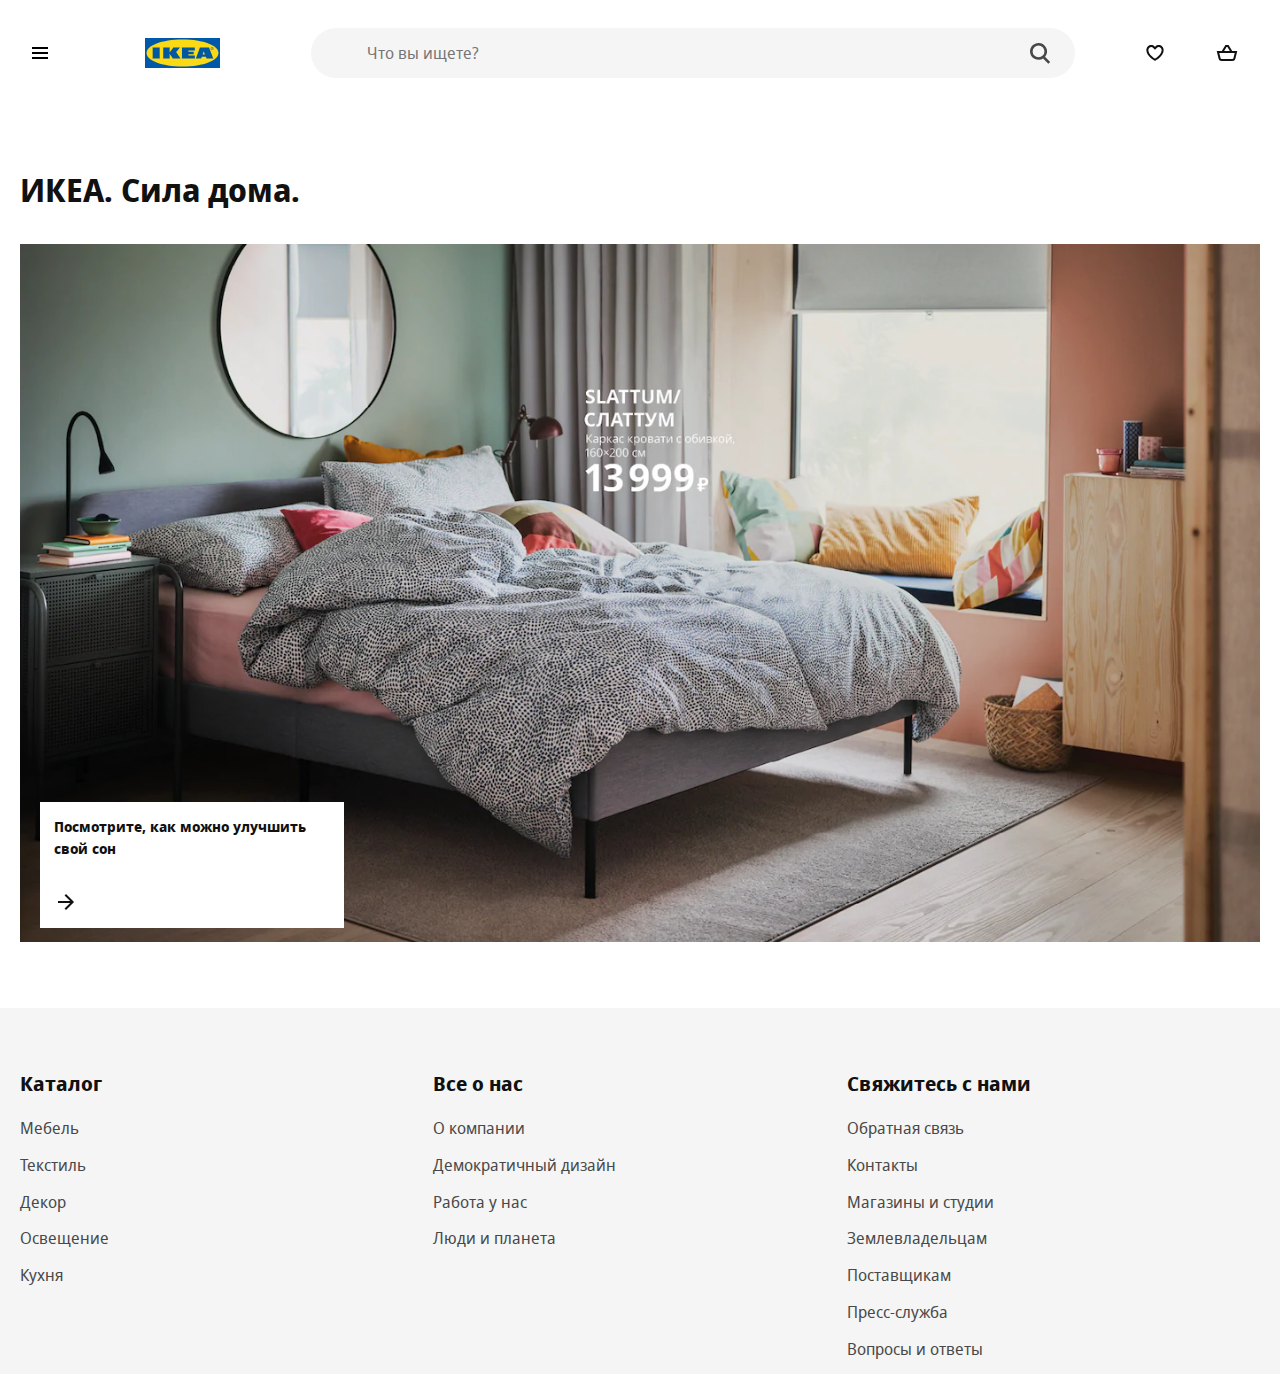
<file: index.html>
<!DOCTYPE html>
<html lang="en">
<head>
    <meta charset="UTF-8">
    <meta name="viewport"
          content="width=device-width, user-scalable=no, initial-scale=1.0, maximum-scale=1.0, minimum-scale=1.0">
    <meta http-equiv="X-UA-Compatible" content="ie=edge">
    <link rel="apple-touch-icon" sizes="180x180" href="favicon/apple-touch-icon.png">
    <link rel="icon" type="image/png" sizes="32x32" href="favicon/favicon-32x32.png">
    <link rel="icon" type="image/png" sizes="16x16" href="favicon/favicon-16x16.png">
    <link rel="mask-icon" href="favicon/safari-pinned-tab.svg" color="#0058ab">
    <meta name="msapplication-TileColor" content="#0058ab">
    <meta name="theme-color" content="#0058ab">
    <title>ИКЕА - официальный интернет-магазин мебели - IKEA</title>
    <link rel="stylesheet" href="styles/styles.css">    
    <script src="./js/index.js" defer type="module"></script>
</head>
<body>
<!-- <header>
    <div class="container">
        <div class="header">
            <button class="btn btn-burger" aria-label="открыть меню">
                <svg focusable="false" class="svg-icon" width="24" height="24" viewBox="0 0 24 24" fill="none"
                     xmlns="http://www.w3.org/2000/svg">
                    <path fill-rule="evenodd" clip-rule="evenodd"
                          d="M20 8H4V6H20V8ZM20 13H4V11H20V13ZM20 18H4V16H20V18Z"></path>
                </svg>
            </button>
            <a href="index.html" class="logo">
                <img src="image/ikea-logo.svg" alt="Логотип">
            </a>
            <form class="search" method="get" action="goods.html">
                <input type="search" name="s" maxlength="150" class="search-input" spellcheck="false"
                       aria-label="Искать товары, новинки и вдохновение"
                       aria-placeholder="Искать товары, новинки и вдохновение" placeholder="Что вы ищете?"
                       autocapitalize="off" autocomplete="off" autocorrect="off">
                <button type="submit" class="btn search-btn" aria-label="найти"></button>
            </form>
            <a href="goods.html?cat=wishlist" class="btn btn-wishlist">
                <svg focusable="false" class="svg-icon" width="24" height="24" viewBox="0 0 24 24" fill="none"
                     xmlns="http://www.w3.org/2000/svg">
                    <path fill-rule="evenodd" clip-rule="evenodd"
                          d="M12.336 5.52055C14.2336 3.62376 17.3096 3.62401 19.2069 5.52129C20.2067 6.52115 20.6796 7.85005 20.6259 9.15761C20.6151 12.2138 18.4184 14.8654 16.4892 16.6366C15.4926 17.5517 14.5004 18.2923 13.7593 18.8036C13.3879 19.0598 13.0771 19.2601 12.8574 19.3973C12.7475 19.466 12.6601 19.519 12.5992 19.5555C12.5687 19.5737 12.5448 19.5879 12.5279 19.5978L12.5079 19.6094L12.502 19.6129L12.5001 19.614C12.5001 19.614 12.4989 19.6147 11.9999 18.748C11.501 19.6147 11.5005 19.6144 11.5005 19.6144L11.4979 19.6129L11.4919 19.6094L11.472 19.5978C11.4551 19.5879 11.4312 19.5737 11.4007 19.5555C11.3397 19.519 11.2524 19.466 11.1425 19.3973C10.9227 19.2601 10.612 19.0598 10.2405 18.8036C9.49947 18.2923 8.50726 17.5517 7.51063 16.6366C5.58146 14.8654 3.38477 12.2139 3.37399 9.15765C3.32024 7.85008 3.79314 6.52117 4.79301 5.52129C6.69054 3.62376 9.76704 3.62376 11.6646 5.52129L11.9993 5.856L12.3353 5.52129L12.336 5.52055ZM11.9999 18.748L11.5005 19.6144L11.9999 19.9019L12.4989 19.6147L11.9999 18.748ZM11.9999 17.573C12.1727 17.462 12.384 17.3226 12.6236 17.1573C13.3125 16.6821 14.2267 15.9988 15.1366 15.1634C17.0157 13.4381 18.6259 11.2919 18.6259 9.13506V9.11213L18.627 9.08922C18.6626 8.31221 18.3844 7.52727 17.7926 6.9355C16.6762 5.81903 14.866 5.81902 13.7495 6.9355L13.7481 6.93689L11.9965 8.68166L10.2504 6.9355C9.13387 5.81903 7.3237 5.81903 6.20722 6.9355C5.61546 7.52727 5.33724 8.31221 5.3729 9.08922L5.37395 9.11213V9.13507C5.37395 11.2919 6.98418 13.4381 8.86325 15.1634C9.77312 15.9988 10.6874 16.6821 11.3762 17.1573C11.6159 17.3226 11.8271 17.462 11.9999 17.573Z"></path>
                </svg>
            </a>
            <a href="cart.html" class="btn btn-cart">
                <svg focusable="false" class="svg-icon svg-cart" width="24" height="24" viewBox="0 0 24 24" fill="none"
                     xmlns="http://www.w3.org/2000/svg" style="display: block;">
                    <path fill-rule="evenodd" clip-rule="evenodd"
                          d="M10.9994 4H10.4373L10.1451 4.48017L6.78803 9.99716H3.00001H1.71924L2.02987 11.2397L3.65114 17.7248C3.98501 19.0603 5.18497 19.9972 6.56157 19.9972L17.4385 19.9972C18.8151 19.9972 20.015 19.0603 20.3489 17.7248L21.9702 11.2397L22.2808 9.99716H21H17.2113L13.8539 4.48014L13.5618 4H12.9997H12.0004H10.9994ZM14.8701 9.99716L12.4376 6H12.0004H11.5615L9.12921 9.99716H14.8701ZM5.59142 17.2397L4.28079 11.9972H19.7192L18.4086 17.2397C18.2973 17.6849 17.8973 17.9972 17.4385 17.9972L6.56157 17.9972C6.1027 17.9972 5.70272 17.6849 5.59142 17.2397Z"></path>
                </svg>
            </a>
        </div>
    </div>
</header> -->
<main>
    <div class="container">
        <h1 class="main-header">ИКЕА. Сила дома.</h1>
        <aside class="offer">
            <a href="card.html#idd059">
                <picture>
                    <source srcset="image/b47e07ee97fd5f9bf030d258d462a945.webp" type="image/webp">
                    <img src="image/b47e07ee97fd5f9bf030d258d462a945.jpg" alt="СЛАТТУМ">
                </picture>

            </a>
            <a class="offer-extra" href="goods.html?subcat=Кровати">
                <p>Посмотрите, как можно улучшить свой сон</p>
                <svg focusable="false" viewBox="0 0 24 24" class="offer-arrow" aria-hidden="true">
                    <path fill-rule="evenodd" clip-rule="evenodd"
                          d="M19.2937 12.7074L20.0008 12.0003L19.2938 11.2932L12.0008 3.99927L10.5865 5.41339L16.1727 11.0003H4V13.0003H16.1723L10.5855 18.5868L11.9996 20.0011L19.2937 12.7074Z"></path>
                </svg>
            </a>
        </aside>
    </div>
</main>
<!-- <footer>
    <div class="container">
        <div class="footer">
            <div class="footer-catalog">
                <h2 class="footer-header">Каталог</h2>
                <ul>
                    <li class="footer-list"><a href="goods.html?cat=Мебель">Мебель</a></li>
                    <li class="footer-list"><a href="goods.html?cat=Кухня">Кухня</a></li>
                    <li class="footer-list"><a href="goods.html?cat=Текстиль">Текстиль</a></li>
                    <li class="footer-list"><a href="goods.html?cat=Освещение">Освещение</a></li>
                    <li class="footer-list"><a href="goods.html?cat=Декор">Декор</a></li>
                </ul>
            </div>
            <div class="footer-about">
                <h2 class="footer-header">Все о нас</h2>
                <ul>
                    <li class="footer-list"><a href="#">О компании</a></li>
                    <li class="footer-list"><a href="#">Демократичный дизайн</a></li>
                    <li class="footer-list"><a href="#">Работа у нас</a></li>
                    <li class="footer-list"><a href="#">Люди и планета</a></li>
                </ul>
            </div>
            <div class="footer-connection">
                <h2 class="footer-header">Свяжитесь с нами</h2>
                <ul>
                    <li class="footer-list"><a href="#">Обратная связь</a></li>
                    <li class="footer-list"><a href="#">Контакты</a></li>
                    <li class="footer-list"><a href="#">Магазины и студии</a></li>
                    <li class="footer-list"><a href="#">Землевладельцам</a></li>
                    <li class="footer-list"><a href="#">Поставщикам</a></li>
                    <li class="footer-list"><a href="#">Пресс-служба</a></li>
                    <li class="footer-list"><a href="#">Вопросы и ответы</a></li>
                </ul>
            </div>
        </div>
    </div>

</footer> -->

<!-- <div class="catalog">
    <button type="button" class="btn btn-close catalog-btn" id="hnf-menu-close-btn" aria-expanded="true"
            title="Закрыть меню" aria-label="Закрыть меню">
        <svg focusable="false" class="svg-icon" width="24" height="24" viewBox="0 0 24 24" fill="none"
             xmlns="http://www.w3.org/2000/svg">
            <path fill-rule="evenodd" clip-rule="evenodd"
                  d="M12.0002 13.4144L16.9499 18.3642L18.3642 16.9499L13.4144 12.0002L18.3642 7.05044L16.95 5.63623L12.0002 10.586L7.05044 5.63623L5.63623 7.05044L10.586 12.0002L5.63624 16.9499L7.05046 18.3642L12.0002 13.4144Z"></path>
        </svg>
    </button>
    <h2>Каталог</h2>
    <ul class="catalog-list">
        <li class="catalog-list__item active"><a href="goods.html?cat=Мебель">Мебель</a></li>
        <li class="catalog-list__item"><a href="goods.html?cat=Кухня">Кухня</a></li>
        <li class="catalog-list__item"><a href="goods.html?cat=Текстиль">Текстиль</a></li>
        <li class="catalog-list__item"><a href="goods.html?cat=Освещение">Освещение</a></li>
        <li class="catalog-list__item"><a href="goods.html?cat=Декор">Декор</a></li>
    </ul>


</div> -->

<!-- <div class="subcatalog">
    <button type="button" class="btn btn-return catalog-btn" aria-expanded="true" title="Закрыть меню"
            aria-label="Закрыть меню">
        <svg focusable="false" class="svg-icon  hnf-svg-icon" width="24" height="24" viewBox="0 0 24 24" fill="none"
             xmlns="http://www.w3.org/2000/svg">
            <path fill-rule="evenodd" clip-rule="evenodd"
                  d="M4.70613 11.2927L3.99902 11.9997L4.70606 12.7069L11.999 20.0008L13.4133 18.5867L7.82744 13.0001H19.9999V11.0001H7.82729L13.4144 5.41328L12.0002 3.99902L4.70613 11.2927Z"></path>
        </svg>
    </button>
    <h3 class="subcatalog-header"><a href="goods.html?cat=Мебель"></a></h3>
    <ul class="subcatalog-list">
        <li class="subcatalog-list__item"><a href="goods.html?subcat=Диваны">Диваны</a></li>
        <li class="subcatalog-list__item"><a href="goods.html?subcat=Кресла">Кресла</a></li>
        <li class="subcatalog-list__item"><a href="goods.html?subcat=Книжные шкафы">Книжные шкафы</a></li>
        <li class="subcatalog-list__item"><a href="goods.html?subcat=Стеллажи">Стеллажи</a></li>
        <li class="subcatalog-list__item"><a href="goods.html?subcat=Шкаф для ТВ">Шкаф для ТВ</a></li>
        <li class="subcatalog-list__item"><a href="goods.html?subcat=Кровати">Кровати</a></li>
        <li class="subcatalog-list__item"><a href="goods.html?subcat=Комоды">Комоды</a></li>
        <li class="subcatalog-list__item"><a href="goods.html?subcat=Столы">Столы</a></li>
        <li class="subcatalog-list__item"><a href="goods.html?subcat=Письменные столы">Письменные столы</a></li>
        <li class="subcatalog-list__item">
            <a href="goods.html?subcat=Стулья для письменного стола">Стулья для письменного стола</a></li>
    </ul>
</div> -->

</body>
</html>
</file>
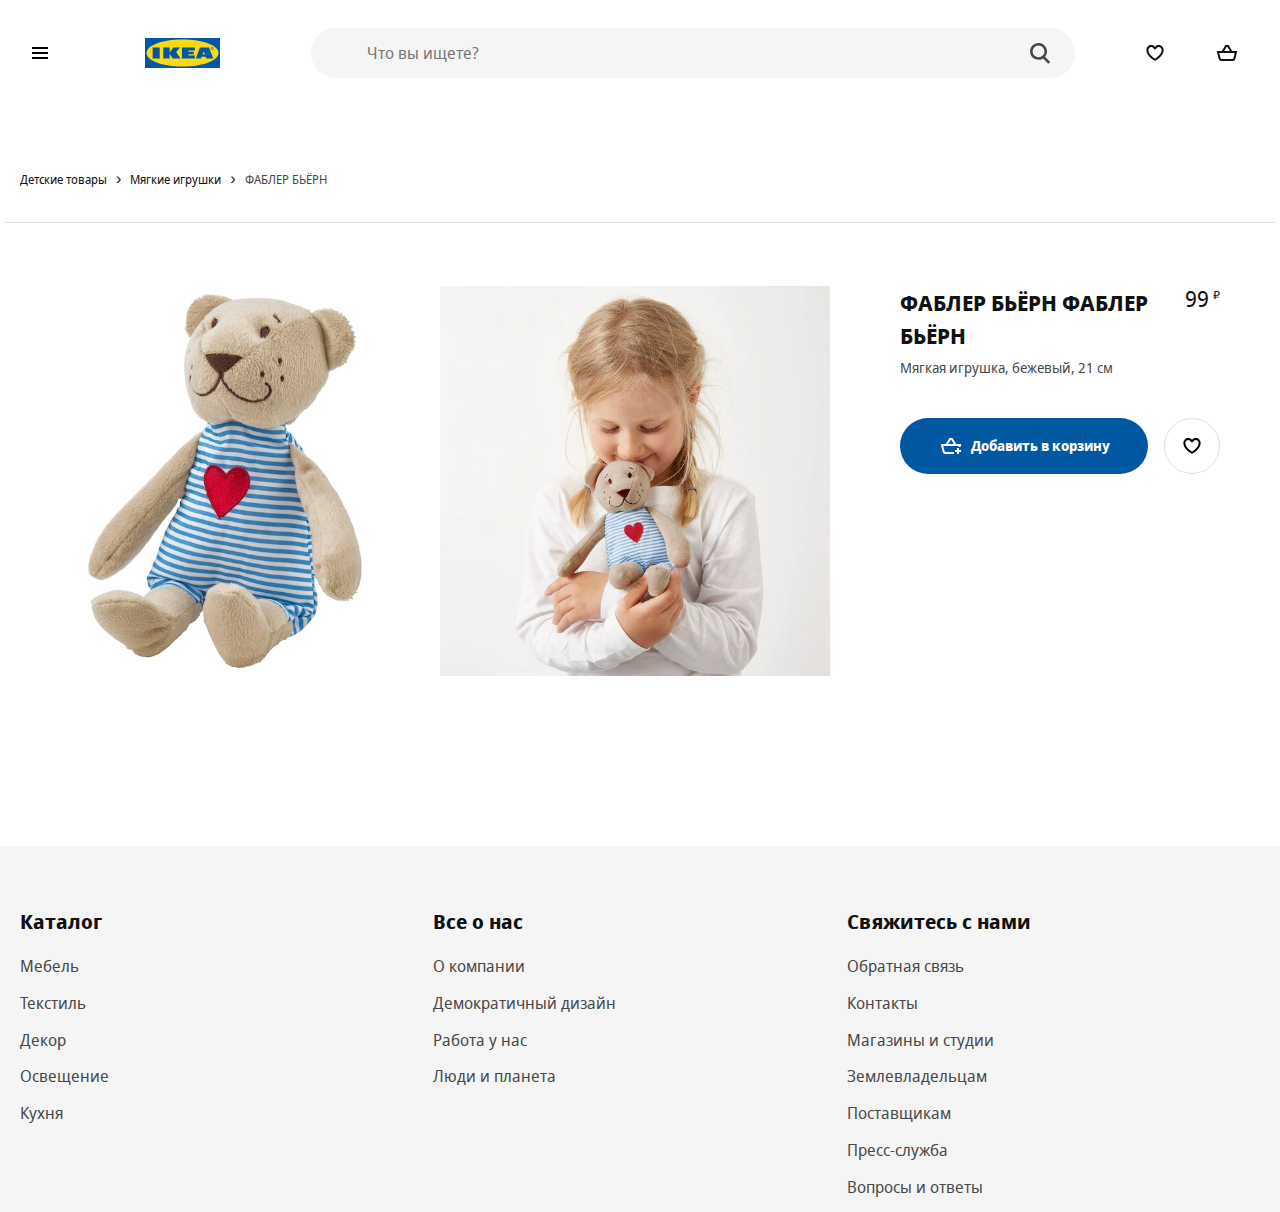
<file: card.html>
<!DOCTYPE html>
<html lang="en">
<head>
	<meta charset="UTF-8">
	<meta name="viewport" content="width=device-width, user-scalable=no, initial-scale=1.0, maximum-scale=1.0, minimum-scale=1.0">
	<meta http-equiv="X-UA-Compatible" content="ie=edge">
	<link rel="apple-touch-icon" sizes="180x180" href="favicon/apple-touch-icon.png">
	<link rel="icon" type="image/png" sizes="32x32" href="favicon/favicon-32x32.png">
	<link rel="icon" type="image/png" sizes="16x16" href="favicon/favicon-16x16.png">
	<link rel="mask-icon" href="favicon/safari-pinned-tab.svg" color="#0058ab">
	<meta name="msapplication-TileColor" content="#0058ab">
	<meta name="theme-color" content="#0058ab">
	<title>Детские игрушки - IKEA</title>
	<link rel="stylesheet" href="styles/styles.css">
	<script src="./js/index.js" defer type="module"></script>
</head>
<body>
<main>
	<div class="container">
		<div class="breadcrumb">
			<nav role="navigation" aria-label="Breadcrumb" class="breadcrumb__nav">
				<ul class="breadcrumb__list">

					<li class="breadcrumb__list-item">
						<a href="goods.html?cat=Детские товары" class="breadcrumb__link"><span>Детские товары</span></a>
					</li>

					<li class="breadcrumb__list-item">
						<a href="goods.html?cat=Мягкие игрушки" class="breadcrumb__link"><span>Мягкие игрушки</span></a>
					</li>

					<li class="breadcrumb__list-item">
						<a href="#" class="breadcrumb__link"><span>ФАБЛЕР БЬЁРН</span></a>
					</li>

				</ul>
			</nav>
		</div>

		<div class="good wrapper">
			<div class="good-images">
				<div class="good-image__item">
					<img src="image/fabler-byorn-myagkaya-igrushka-bezhevyy__0710165_PE727396_S5.jpg" alt="">
				</div>
				<div class="good-image__item">
					<img src="image/fabler-byorn-myagkaya-igrushka-bezhevyy__0876865_PE611124_S5.jpg" alt="">
				</div>
			</div>
			<div class="good-item"> <!-- not-in-stock - нет в наличии-->
				<p class="good-item__new">Новинка</p>

				<div class="good-item__section">
					<div>
						<h2 class="good-item__header">ФАБЛЕР БЬЁРН ФАБЛЕР БЬЁРН</h2>
						<p class="good-item__description">Мягкая игрушка, бежевый, 21 см</p>

					</div>
					<p class="good-item__price">
						<span class="good-item__empty">Нет в наличии</span>
						<span class="good-item__price-value">99</span>
						<span class="good-item__currency">₽</span>
					</p>

				</div>
				<div class="good-item__buttons">
					<button type="button" class="btn btn-good" data-idd="idd001">
						<svg focusable="false" viewBox="0 0 24 24" class="btn-good-svg" aria-hidden="true">
							<path fill-rule="evenodd" clip-rule="evenodd" d="M10.4372 4H10.9993H12.0003H12.9996H13.5616L13.8538 4.48014L17.2112 9.99713H21H22.2806L21.9702 11.2396L21.5303 13H19.4688L19.7194 11.9971H4.28079L5.59143 17.2397C5.70272 17.6848 6.1027 17.9971 6.56157 17.9971H15V19.9971H6.56157C5.18496 19.9971 3.98502 19.0602 3.65114 17.7247L2.02987 11.2397L1.71924 9.99713H3.00002H6.78793L10.145 4.48017L10.4372 4ZM12.4375 6L14.87 9.99713H9.12911L11.5614 6H12.0003H12.4375ZM17.9961 16V14H19.9961V16H21.9961V18H19.9961V20H17.9961V18H15.9961V16H17.9961Z"></path>
						</svg>

						<span class="btn-good__label">Добавить в корзину</span>
					</button>
					<button type="button" class="btn btn-add-wishlist" data-idd="idd001">
						<svg focusable="false" viewBox="0 0 24 24" class="btn-add-wishlist__svg" aria-hidden="true">
							<path fill-rule="evenodd" clip-rule="evenodd" d="M12.336 5.52055C14.2336 3.62376 17.3096 3.62401 19.2069 5.52129C20.2067 6.52115 20.6796 7.85005 20.6259 9.15761C20.6151 12.2138 18.4184 14.8654 16.4892 16.6366C15.4926 17.5517 14.5004 18.2923 13.7593 18.8036C13.3879 19.0598 13.0771 19.2601 12.8574 19.3973C12.7475 19.466 12.6601 19.519 12.5992 19.5555C12.5687 19.5737 12.5448 19.5879 12.5279 19.5978L12.5079 19.6094L12.502 19.6129L12.5001 19.614C12.5001 19.614 12.4989 19.6147 11.9999 18.748C11.501 19.6147 11.5005 19.6144 11.5005 19.6144L11.4979 19.6129L11.4919 19.6094L11.472 19.5978C11.4551 19.5879 11.4312 19.5737 11.4007 19.5555C11.3397 19.519 11.2524 19.466 11.1425 19.3973C10.9227 19.2601 10.612 19.0598 10.2405 18.8036C9.49947 18.2923 8.50726 17.5517 7.51063 16.6366C5.58146 14.8654 3.38477 12.2139 3.37399 9.15765C3.32024 7.85008 3.79314 6.52117 4.79301 5.52129C6.69054 3.62376 9.76704 3.62376 11.6646 5.52129L11.9993 5.856L12.3353 5.52129L12.336 5.52055ZM11.9999 18.748L11.5005 19.6144L11.9999 19.9019L12.4989 19.6147L11.9999 18.748ZM11.9999 17.573C12.1727 17.462 12.384 17.3226 12.6236 17.1573C13.3125 16.6821 14.2267 15.9988 15.1366 15.1634C17.0157 13.4381 18.6259 11.2919 18.6259 9.13506V9.11213L18.627 9.08922C18.6626 8.31221 18.3844 7.52727 17.7926 6.9355C16.6762 5.81903 14.866 5.81902 13.7495 6.9355L13.7481 6.93689L11.9965 8.68166L10.2504 6.9355C9.13387 5.81903 7.3237 5.81903 6.20722 6.9355C5.61546 7.52727 5.33724 8.31221 5.3729 9.08922L5.37395 9.11213V9.13507C5.37395 11.2919 6.98418 13.4381 8.86325 15.1634C9.77312 15.9988 10.6874 16.6821 11.3762 17.1573C11.6159 17.3226 11.8271 17.462 11.9999 17.573Z"></path>
						</svg>
					</button>
				</div>

			</div>
		</div>


	</div>
</main>
</body>
</html>
</file>
<file: styles/styles.css>
/*
* Prefixed by https://autoprefixer.github.io
* PostCSS: v7.0.29,
* Autoprefixer: v9.7.6
* Browsers: last 4 version
*/

@font-face {
	font-family: 'Noto Sans';
	src: local('Noto Sans Display Regular'), local('NotoSansDisplay-Regular'), url('../fonts/Notosansdisplayregular.woff2') format('woff2'), url('../fonts/Notosansdisplayregular.woff') format('woff');
	font-weight: 400;
	font-style: normal;
}

@font-face {
	font-family: 'Noto Sans';
	src: local('Noto Sans Display Italic'), local('NotoSansDisplay-Italic'), url('../fonts/Notosansdisplayitalic.woff2') format('woff2'), url('../fonts/Notosansdisplayitalic.woff') format('woff');
	font-weight: 400;
	font-style: italic;
}

@font-face {
	font-family: 'Noto Sans';
	src: local('Noto Sans Display Bold'), local('NotoSansDisplay-Bold'), url('../fonts/Notosansdisplaybold.woff2') format('woff2'), url('../fonts/Notosansdisplaybold.woff') format('woff');
	font-weight: 700;
	font-style: normal;
}

@font-face {
	font-family: 'Noto Sans';
	src: local('Noto Sans Display Bold Italic'), local('NotoSansDisplay-BoldItalic'), url('../fonts/Notosansdisplaybolditalic.woff2') format('woff2'), url('../fonts/Notosansdisplaybolditalic.woff') format('woff');
	font-weight: 700;
	font-style: italic;
}

html {
	-webkit-box-sizing: border-box;
	box-sizing: border-box;
}

*,
*::before,
*::after {
	-webkit-box-sizing: inherit;
	box-sizing: inherit;
}

body {
	min-width: 320px;
	margin: 0;

	background-color: #fff; /*под проект*/
	font-family: Noto Sans, Arial, sans-serif; /*в "" свой шрифт под проект*/

	font-size: 16px;
	color: #111;
	line-height: 1.5;
	-webkit-font-smoothing: subpixel-antialiased;
}

button, input {
	font: inherit;
}

button {
	cursor: pointer;
}

img {
	max-width: 100%;
	width: 100%;
	height: auto;
}

a {
	text-decoration: none;
	color: inherit;
}

ul {
	list-style: none;
	padding: 0;
	margin: 0;
}

h1, h2, h3, p {
	padding: 0;
	margin: 0;
}

/* container */

.container {
	max-width: 100rem;
	margin: 0 auto;
	padding: 0 1.25rem;
}

.visually-hidden {
	position: absolute !important;
	clip: rect(1px 1px 1px 1px);
	clip: rect(1px, 1px, 1px, 1px);
	padding: 0 !important;
	border: 0 !important;
	height: 1px !important;
	width: 1px !important;
	overflow: hidden;
}

/* при работе с float */

.clearfix::after {
	content: "";
	display: table;
	clear: both;
}

header {
	margin-bottom: 3.75rem;
}

.header {
	display: -ms-grid;
	display: grid;
	grid-gap: 1.25rem;
	-ms-grid-columns: 2fr 1.25rem 2fr 1.25rem 16fr 1.25rem 1fr 1.25rem 1fr;
	grid-template-columns: 2fr 2fr 16fr 1fr 1fr;
	-webkit-box-align: center;
	-ms-flex-align: center;
	align-items: center;
	padding: 1.75rem 0;
}

footer {
	background-color: #f5f5f5;
	margin-top: 3.75rem;
	padding: 3.75rem 0 0 0;
}

.footer {
	display: -ms-grid;
	display: grid;
	-ms-grid-columns: 1fr 1fr 1fr;
	grid-template-columns: 1fr 1fr 1fr;
}

.main-header {
	margin-bottom: 1.875rem
}

.btn {
	background-color: transparent;
	outline: transparent;
	border-radius: 50%;
	width: 40px;
	height: 40px;
	display: -webkit-box;
	display: -ms-flexbox;
	display: flex;
	-webkit-box-align: center;
	-ms-flex-align: center;
	align-items: center;
	-webkit-box-pack: center;
	-ms-flex-pack: center;
	justify-content: center;
	border: 1px solid transparent;
}

.btn:hover {
	background-color: #f5f5f5;
	color: #111;
}

.svg-icon {
	fill: currentColor;
}

.logo {
	text-align: center;
	width: 75px;
	height: 30px;

}

.search {
	position: relative;
	-webkit-box-flex: 1;
	-ms-flex-positive: 1;
	flex-grow: 1;
	height: 50px;
	margin: 0 40px;
}

.search-input {
	-webkit-appearance: none;
	-moz-appearance: none;
	appearance: none;
	background-color: #f5f5f5;
	display: block;
	appearance: none;
	width: 100%;
	height: 100%;
	padding: .5rem 3.5rem;
	margin: 0 auto;
	line-height: 1.5;
	border: 0;
	border-radius: 50em;
	outline: 0;
	-webkit-box-shadow: none;
	box-shadow: none;
	-webkit-transition: background .2s;
	-o-transition: background .2s;
	transition: background .2s;
}

.search-btn {
	position: absolute;
	top: 0.9rem;
	right: 0.9rem;
	background-image: url("data:image/svg+xml;charset=utf-8,%3Csvg width='16' height='17' fill='%23484848' xmlns='http://www.w3.org/2000/svg'%3E%3Cpath fill-rule='evenodd' clip-rule='evenodd' d='M6.5 11a4.5 4.5 0 110-9 4.5 4.5 0 010 9zm4.968-.307a6.5 6.5 0 10-1.514 1.315l3.996 3.996 1.414-1.414-3.896-3.897z'/%3E%3C/svg%3E");
	background-repeat: no-repeat;
	background-size: contain;
	width: 2.5rem;
	height: 1.5rem;
	background-position: center;
}

.offer {
	position: relative;
}

.offer-extra {
	position: absolute;
	padding: .9rem;
	color: #111;
	left: 1.25rem;
	bottom: 1.25rem;
	display: -webkit-box;
	display: -ms-flexbox;
	display: flex;
	background: #fff;
	-webkit-box-orient: vertical;
	-webkit-box-direction: normal;
	-ms-flex-direction: column;
	flex-direction: column;
	-webkit-box-align: start;
	-ms-flex-align: start;
	align-items: flex-start;
	max-width: 19rem;
	min-width: 13rem;
	font-size: .9rem;
	line-height: 1.5;
	font-weight: bold;
	word-break: break-word;
}

.offer-arrow {
	display: inline-block;
	height: 1.5rem;
	width: 1.5rem;
	vertical-align: middle;
	fill: currentColor;
	margin-top: 1.875rem;

}


.footer-header {
	line-height: 2rem;
	font-size: 1.25rem;
	padding: 0 0 1rem 0;

}

.footer-list {
	margin-bottom: .8rem;
}

.footer-list > a {
	color: #484848;
}

.footer-list > a:hover {
	color: #111;
	text-decoration: underline;
}

.catalog {
	position: fixed;
	z-index: 999;
	top: 0;
	left: -100%;
	bottom: 0;
	background-color: #fff;
	overflow-y: auto;
	overflow-x: hidden;
	-webkit-transition: left 0.2s 0s;
	-o-transition: left 0.2s 0s;
	transition: left 0.2s 0s;
	width: 20rem;
	padding: 6rem 4rem 3rem;

}

.catalog.open {
	left: 0;
}

.catalog-btn {
	position: absolute;
	top: 3rem;
	left: 3rem;
}

.catalog-list__item,
.subcatalog-list__item {
	cursor: pointer;
	color: #111;


}

.catalog-list__item a,
.subcatalog-list__item a {
	text-decoration: underline;
	display: block;
}

.catalog-list__item a {
	padding: .5rem 1.5rem .5rem 0;
}

.subcatalog-list__item a {
	padding: .5rem 0;
}

.catalog-list__item:hover a,
.subcatalog-list__item:hover a {
	text-decoration: underline;
}

.catalog-list__item.active {
	background-repeat: no-repeat;
	background-position: right 0 center;
	background-image: url('data:image/svg+xml;utf8,<svg width="24" height="24" viewBox="0 0 24 24" fill="none" xmlns="http://www.w3.org/2000/svg"><path fill-rule="evenodd" clip-rule="evenodd" d="M15.5996 11.9999L9.81456 17.7857L8.40026 16.3716L12.7714 11.9999L8.40026 7.62823L9.81457 6.21411L15.5996 11.9999Z" fill="%23959595"/></svg>');
}

.subcatalog {
	position: fixed;
	z-index: 998;
	top: 0;
	left: -100%;
	bottom: 0;
	background-color: #fff;
	overflow-y: auto;
	overflow-x: hidden;
	-webkit-transition: all 0.2s 0s;
	-o-transition: all 0.2s 0s;
	transition: all 0.2s 0s;
	width: 25rem;
	padding: 6rem 4rem 3rem;
	border-left: 2px solid #ccc;
}

.subcatalog.subopen {
	left: 20rem;
	display: block;
}

.overlay {
	display: block;
	position: fixed;
	z-index: 899;
	top: 0;
	bottom: 0;
	right: 0;
	left: 0;
	background-color: black;
	-webkit-transition: all .2s ease;
	-o-transition: all .2s ease;
	transition: all .2s ease;
	opacity: 0;
	pointer-events: none;
}

.overlay.active {
	opacity: 0.25;
	pointer-events: all;
}


.wrapper {
	position: relative;
	margin-top: 4rem;
}

.wrapper:before {
	content: '';
	width: calc(100% + 2rem);
	display: block;
	position: absolute;
	top: -2rem;
	z-index: 99;
	margin: 0 -1rem;
	border-bottom: 1px solid #dfdfdf;
}

.good {
	display: -ms-grid;
	display: grid;
	-ms-grid-columns: minmax(0, 1fr) 1.25rem minmax(0, 1fr) 1.25rem minmax(0, 1fr) 1.25rem minmax(0, 1fr) 1.25rem minmax(0, 1fr) 1.25rem minmax(0, 1fr) 1.25rem minmax(0, 1fr) 1.25rem minmax(0, 1fr) 1.25rem minmax(0, 1fr) 1.25rem minmax(0, 1fr) 1.25rem minmax(0, 1fr) 1.25rem minmax(0, 1fr);
	grid-template-columns: repeat(12, minmax(0, 1fr));
	grid-column-gap: 1.25rem;
	padding-top: 2rem;
}

.good-images {
	display: -webkit-box;
	display: -ms-flexbox;
	display: flex;
	-ms-flex-wrap: wrap;
	flex-wrap: wrap;
	-ms-grid-column: 1;
	grid-column-start: 1;
	-ms-grid-column-span: 8;
	grid-column-end: 9;
	-ms-flex-pack: distribute;
	justify-content: space-around;


}

.good-image__item {
	width: calc(50% - 1.25rem);
	margin-left: .625rem;
	margin-right: .625rem;
	min-height: 500px;
}


.good-item {
	-ms-grid-column: 9;
	grid-column-start: 9;
	-ms-grid-column-span: 4;
	grid-column-end: 13;
	padding: 0 2.5rem;
}

.good-item__section {
	margin-bottom: 2.5rem;
}

.good-item__new {
	display: none;
}


.good-item__empty {
	display: none;
}

.not-in-stock .good-item__empty {
	display: block;
}

.not-in-stock .btn-good {
	display: none;
}

.good-item__header {
	font-size: 1.375rem;
	line-height: 1.5;
	font-weight: 700;
	text-transform: uppercase;
	margin-bottom: .3rem;
}

.good-item__description {
	line-height: 1.5;
	letter-spacing: 0;
	font-weight: 400;
	color: #484848;
	font-size: .875rem;
}

.good-item__price {
	white-space: nowrap;
	text-align: right;
}

.good-item__section {
	display: -webkit-box;
	display: -ms-flexbox;
	display: flex;
	-webkit-box-pack: justify;
	-ms-flex-pack: justify;
	justify-content: space-between;
}

.good-item__price-value {
	line-height: 1.1875;
	font-size: 1.375rem;
}

.good-item__currency {
	line-height: .9;
	font-size: .6875rem;
	vertical-align: text-top;
}

.not-in-stock .good-item__price-value,
.not-in-stock .good-item__currency {
	display: none;
}

.good-item__buttons {
	display: -webkit-box;
	display: -ms-flexbox;
	display: flex;
	-webkit-box-pack: justify;
	-ms-flex-pack: justify;
	justify-content: space-between;
	-webkit-box-align: center;
	-ms-flex-align: center;
	align-items: center;
	width: 100%;
}

.btn-good {
	margin-right: 1rem;
	-webkit-box-flex: 1;
	-ms-flex-positive: 1;
	flex-grow: 1;
	-ms-flex-negative: 1;
	flex-shrink: 1;
	position: relative;
	background: #0058a3;
	color: #fff;
	border-radius: 52px;
	padding: 0 2rem;
	display: -webkit-box;
	display: -ms-flexbox;
	display: flex;
	height: 3.5rem;
	-webkit-box-align: center;
	-ms-flex-align: center;
	align-items: center;
}

.btn-good-svg {
	margin-right: .5rem;
	vertical-align: top;
	-ms-flex-negative: 0;
	flex-shrink: 0;
	display: inline-block;
	height: 1.5rem;
	width: 1.5rem;
	fill: #fff;
}

.btn-good:hover {
	color: #0058a3;
}

.btn-good:hover .btn-good-svg {
	fill: #0058a3;
}

.btn-good__label {
	text-align: center;
	border: 0;
	font-weight: 700;
	font-size: .875rem;
	line-height: 1.42857;
}

.btn-add-wishlist {
	background: rgba(0, 0, 0, 0);
	color: #111;
	border-radius: 40px;
	padding: 0 .9375rem;
	border: 1px solid #dfdfdf;
	height: 3.5rem;
	width: 3.5rem;
	margin-left: auto;
}

.btn-add-wishlist__svg {
	height: 1.5rem;
	width: 1.5rem;

}

.btn-add-wishlist:hover .btn-add-wishlist__svg {
	fill: red;
}

.btn-add-wishlist.contains-wishlist .btn-add-wishlist__svg {
	fill: red;

}

.btn-add-wishlist:hover.contains-wishlist .btn-add-wishlist__svg {
	fill: black;
}


.goods-list {
	display: -ms-grid;
	display: grid;
	grid-gap: 1.25rem;
	grid-template-columns: repeat(4, 1fr);
}

.goods-list__item {
	margin-bottom: 2rem;
}


.goods-item {
	position: relative;
	display: -webkit-box;
	display: -ms-flexbox;
	display: flex;
	-webkit-box-orient: vertical;
	-webkit-box-direction: normal;
	-ms-flex-direction: column;
	flex-direction: column;
	-webkit-box-pack: justify;
	-ms-flex-pack: justify;
	justify-content: space-between;
	height: 100%;
}

.goods-item__img {
	height: 380px;
	display: table-cell;
	vertical-align: middle
}


.btn-add-card {
	position: absolute;
	opacity: 0;
	-webkit-transition: opacity 0.2s 0s;
	-o-transition: opacity 0.2s 0s;
	transition: opacity 0.2s 0s;
	right: 1rem;
	bottom: 0.5rem;
	background-color: rgb(0, 88, 163);
	border: 1px solid rgb(0, 88, 163);
	background-repeat: no-repeat;
	background-position: center;
	background-image: url("data:image/svg+xml;utf8,<svg width='24' height='24' xmlns='http://www.w3.org/2000/svg' viewBox='0 0 24 24'><path fill-rule='evenodd' clip-rule='evenodd' d='M10.4372 4H10.9993H12.0003H12.9996H13.5616L13.8538 4.48014L17.2112 9.99713H21H22.2806L21.9702 11.2396L21.5303 13H19.4688L19.7194 11.9971H4.28079L5.59143 17.2397C5.70272 17.6848 6.1027 17.9971 6.56157 17.9971H15V19.9971H6.56157C5.18496 19.9971 3.98502 19.0602 3.65114 17.7247L2.02987 11.2397L1.71924 9.99713H3.00002H6.78793L10.145 4.48017L10.4372 4ZM12.4375 6L14.87 9.99713H9.12911L11.5614 6H12.0003H12.4375ZM17.9961 16V14H19.9961V16H21.9961V18H19.9961V20H17.9961V18H15.9961V16H17.9961Z' fill='white' /></svg>");
}

.btn-add-card:hover {
	background-color: rgb(255, 255, 255);
	background-image: url("data:image/svg+xml;utf8,<svg width='24' height='24' xmlns='http://www.w3.org/2000/svg' viewBox='0 0 24 24'><path fill-rule='evenodd' clip-rule='evenodd' d='M10.4372 4H10.9993H12.0003H12.9996H13.5616L13.8538 4.48014L17.2112 9.99713H21H22.2806L21.9702 11.2396L21.5303 13H19.4688L19.7194 11.9971H4.28079L5.59143 17.2397C5.70272 17.6848 6.1027 17.9971 6.56157 17.9971H15V19.9971H6.56157C5.18496 19.9971 3.98502 19.0602 3.65114 17.7247L2.02987 11.2397L1.71924 9.99713H3.00002H6.78793L10.145 4.48017L10.4372 4ZM12.4375 6L14.87 9.99713H9.12911L11.5614 6H12.0003H12.4375ZM17.9961 16V14H19.9961V16H21.9961V18H19.9961V20H17.9961V18H15.9961V16H17.9961Z' fill='rgb(0, 88, 163)' /></svg>");

}

.goods-item:hover .btn-add-card {
	opacity: 1;
}

.goods-item__header {
	margin-top: auto;
	margin-bottom: 1rem;
}

.goods-item__new {
	line-height: 1.42857;
	color: #ca5008;
	font-weight: 700;
	font-size: 0.8rem;
}

.goods-item__link {
	display: block;
	height: 100%;
}

.goods-item__description {
	margin-bottom: 1rem;
	font-size: .875rem;
	line-height: 1.42857;
}

.goods-item__price {
	min-height: calc(40px + 0.5rem);
	padding-bottom: 0.5rem;
	font-weight: 700;
}

.goods-item__price-value {
	font-size: 1.375rem;
}

.goods-item__currency {
	line-height: .9;
	font-size: .6875rem;
	vertical-align: text-top;
}


.breadcrumb__list-item {
	display: inline;
}

.breadcrumb__list-item:after {
	content: "\0203A";
	display: inline;
	margin: 0 .3125rem;
	font-size: 1rem;
	line-height: 1.125;
}

.breadcrumb__list-item:last-child:after {
	content: "";
}

.breadcrumb__link {
	font-size: .75rem;
	line-height: 1.5;
	font-weight: 400;
	vertical-align: middle;
}

.breadcrumb__list-item:last-child .breadcrumb__link {
	color: #484848;
	pointer-events: none;
	cursor: auto;
}

.cart-wrapper {
	max-width: 768px;
}

.cart-header {
	text-align: center;
}

.product {
	display: -ms-grid;
	display: grid;
	-ms-grid-columns: 152px 4fr 6fr;
	grid-template-columns: 152px 4fr 6fr;
	-ms-grid-rows: auto;
	grid-template-rows: auto;
	font-size: .81rem;
	line-height: 1.385;
}

.product > *:nth-child(1) {
	-ms-grid-row: 1;
	-ms-grid-column: 1;
}

.product > *:nth-child(2) {
	-ms-grid-row: 1;
	-ms-grid-column: 2;
}

.product > *:nth-child(3) {
	-ms-grid-row: 1;
	-ms-grid-column: 3;
}

.product__image-container {
	-ms-grid-column: 1;
	grid-column: 1;
	-ms-grid-row: 1;
	-ms-grid-row-span: 2;
	grid-row: 1/3;
	padding-right: 1rem;
}

.product__description {
	-ms-grid-column: 2;
	grid-column: 2;
	-ms-grid-row: 1;
	grid-row: 1;
}

.product__name {
	font-size: 1.2rem;
	margin-bottom: .5rem;
	font-weight: 700;
	text-transform: uppercase;
	word-break: break-word;
}

.product__prices {
	-ms-grid-column: 3;
	grid-column: 3;
	-ms-grid-row: 1;
	grid-row: 1;
	text-align: right;
	padding-top: 0;
}

.product__controls {
	-ms-grid-column: 3;
	grid-column: 3;
	-ms-grid-row: 2;
	grid-row: 2;
	margin-top: .5rem;
	display: -webkit-box;
	display: -ms-flexbox;
	display: flex;
	-webkit-box-pack: end;
	-ms-flex-pack: end;
	justify-content: flex-end;
}

.btn-remove {
	color: #444;
	border-color: #666;
	border-radius: unset;
}

.product__total {
	font-weight: 700;
	font-size: 1.06rem;
	line-height: 1.2;
}

.product-controls__remove {
	width: 12.5%;
}

.product-controls__quantity {
	width: 25%;
	margin-left: .5rem;
}

.cart-header {
	margin-bottom: 3rem;
}

.cart-item {
	margin-bottom: 2rem;
}

.cart-total {
	display: -webkit-box;
	display: -ms-flexbox;
	display: flex;
	-webkit-box-pack: justify;
	-ms-flex-pack: justify;
	justify-content: space-between;
	padding: .35rem 0;
	font-weight: 700;
	font-size: 14px;
	text-align: initial;
	border: dashed #cacaca;
	border-width: 1px 0;
}

.cart-checkout {
	color: #ffffff;
	padding: 12px 62px;
	background-color: #3a6e9f;
	border: none;
	display: block;
	margin: 1rem auto;
}

.cart-form {
	margin: 1rem 0;
	text-align: center;
}

.cart-form label {
	display: block;
	margin: 1rem;
}

select {
	width: 100%;
	max-width: 352px;
	height: 40px;
	margin: 0;
	padding: 0 10px;
	border: 1px solid #666;
	border-radius: 2px;
	background: #fff url(../image/chevron-down-thin-24.1667eab2.svg) no-repeat right 8px center/1.5rem;
	-webkit-appearance: none;
	-moz-appearance: none;
	appearance: none;
	font-size: 1rem;
	line-height: 1.15;
	font-family: inherit;
	text-transform: none;
}

@media (max-width: 1200px) {
	.goods-list {
		grid-template-columns: repeat(3, 1fr);
	}
}

@media (max-width: 768px) {
	.goods-list {
		grid-template-columns: repeat(2, 1fr);
	}

	.header {
		-ms-grid-columns: 1fr 1.25rem 2fr 1.25rem 1fr 1.25rem 1fr;
		grid-template-columns: 1fr 2fr 1fr 1fr;
		-ms-grid-rows: auto 1.25rem auto 1.25rem auto;
		grid-template-areas: "burger logo wishlist cart" "main main . sidebar" "footer footer footer footer";
	}

	.btn-burger {
		grid-area: burger;
	}

	.logo {
		grid-area: logo;
	}

	.btn-wishlist {
		grid-area: wishlist;
	}

	.btn-cart {
		grid-area: cart;
	}

	.search {
		grid-area: search;
		-ms-grid-row: 2;
		grid-row: 2;
		-ms-grid-column-span: 5;
		grid-column-end: 6;
		-ms-grid-column: 1;
		grid-column-start: 1;
		margin: 0;
	}

	.footer {
		-ms-grid-rows: auto;
		grid-template-rows: auto;
		-webkit-box-pack: center;
		-ms-flex-pack: center;
		justify-content: center;
		grid-template-areas: "catalog" "about" "connection";
		-ms-grid-columns: 300px;
		grid-template-columns: 300px

	}

	.footer-catalog {
		grid-area: catalog;
		margin-bottom: 50px;
	}

	.footer-about {
		grid-area: about;
		margin-bottom: 50px;
	}

	.footer-connection {
		grid-area: connection;
		margin-bottom: 50px;
	}

	.catalog {
		width: 50%;
	}

	.subcatalog {
		width: 50%;
		left: auto;
		right: -100%;
	}

	.subcatalog.subopen {
		right: 0;
		left: auto;
	}
}

@media (max-width: 768px) {

	.footer-catalog {
		-ms-grid-row: 1;
		-ms-grid-column: 1

	}

	.footer-about {
		-ms-grid-row: 2;
		-ms-grid-column: 1

	}

	.footer-connection {
		-ms-grid-row: 3;
		-ms-grid-column: 1

	}
}

@media (max-width: 768px) {

	.btn-burger {
		-ms-grid-row: 1;
		-ms-grid-column: 1;
	}

	.logo {
		-ms-grid-row: 1;
		-ms-grid-column: 3;
	}

	.btn-wishlist {
		-ms-grid-row: 1;
		-ms-grid-column: 5;
	}

	.btn-cart {
		-ms-grid-row: 1;
		-ms-grid-column: 7;
	}
}

@media (max-width: 576px) {
	.goods-list {
		-ms-grid-columns: 1fr;
		grid-template-columns: 1fr;
	}

	.catalog {
		width: 100%;
	}

	.subcatalog {
		z-index: 999;
		width: 100%;
	}

	.subcatalog.subopen {
		right: 0;
	}
}
</file>
